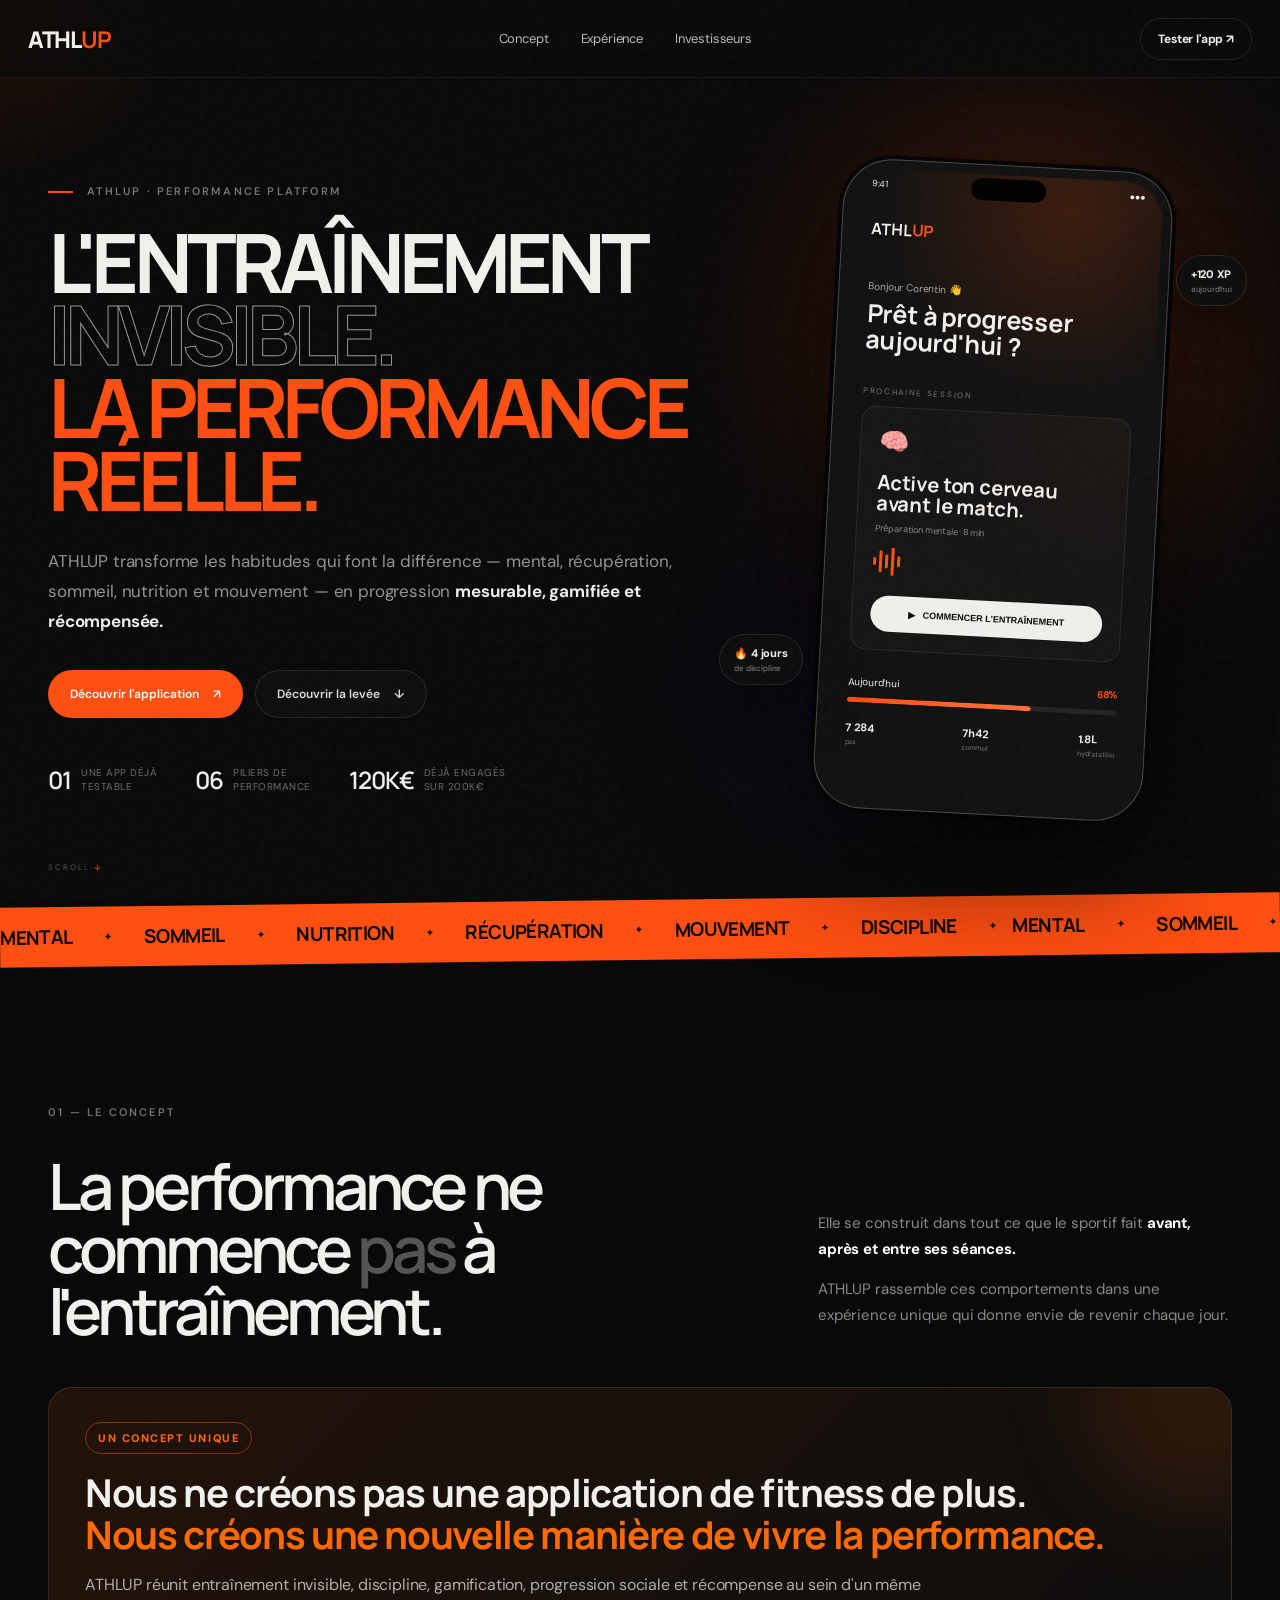
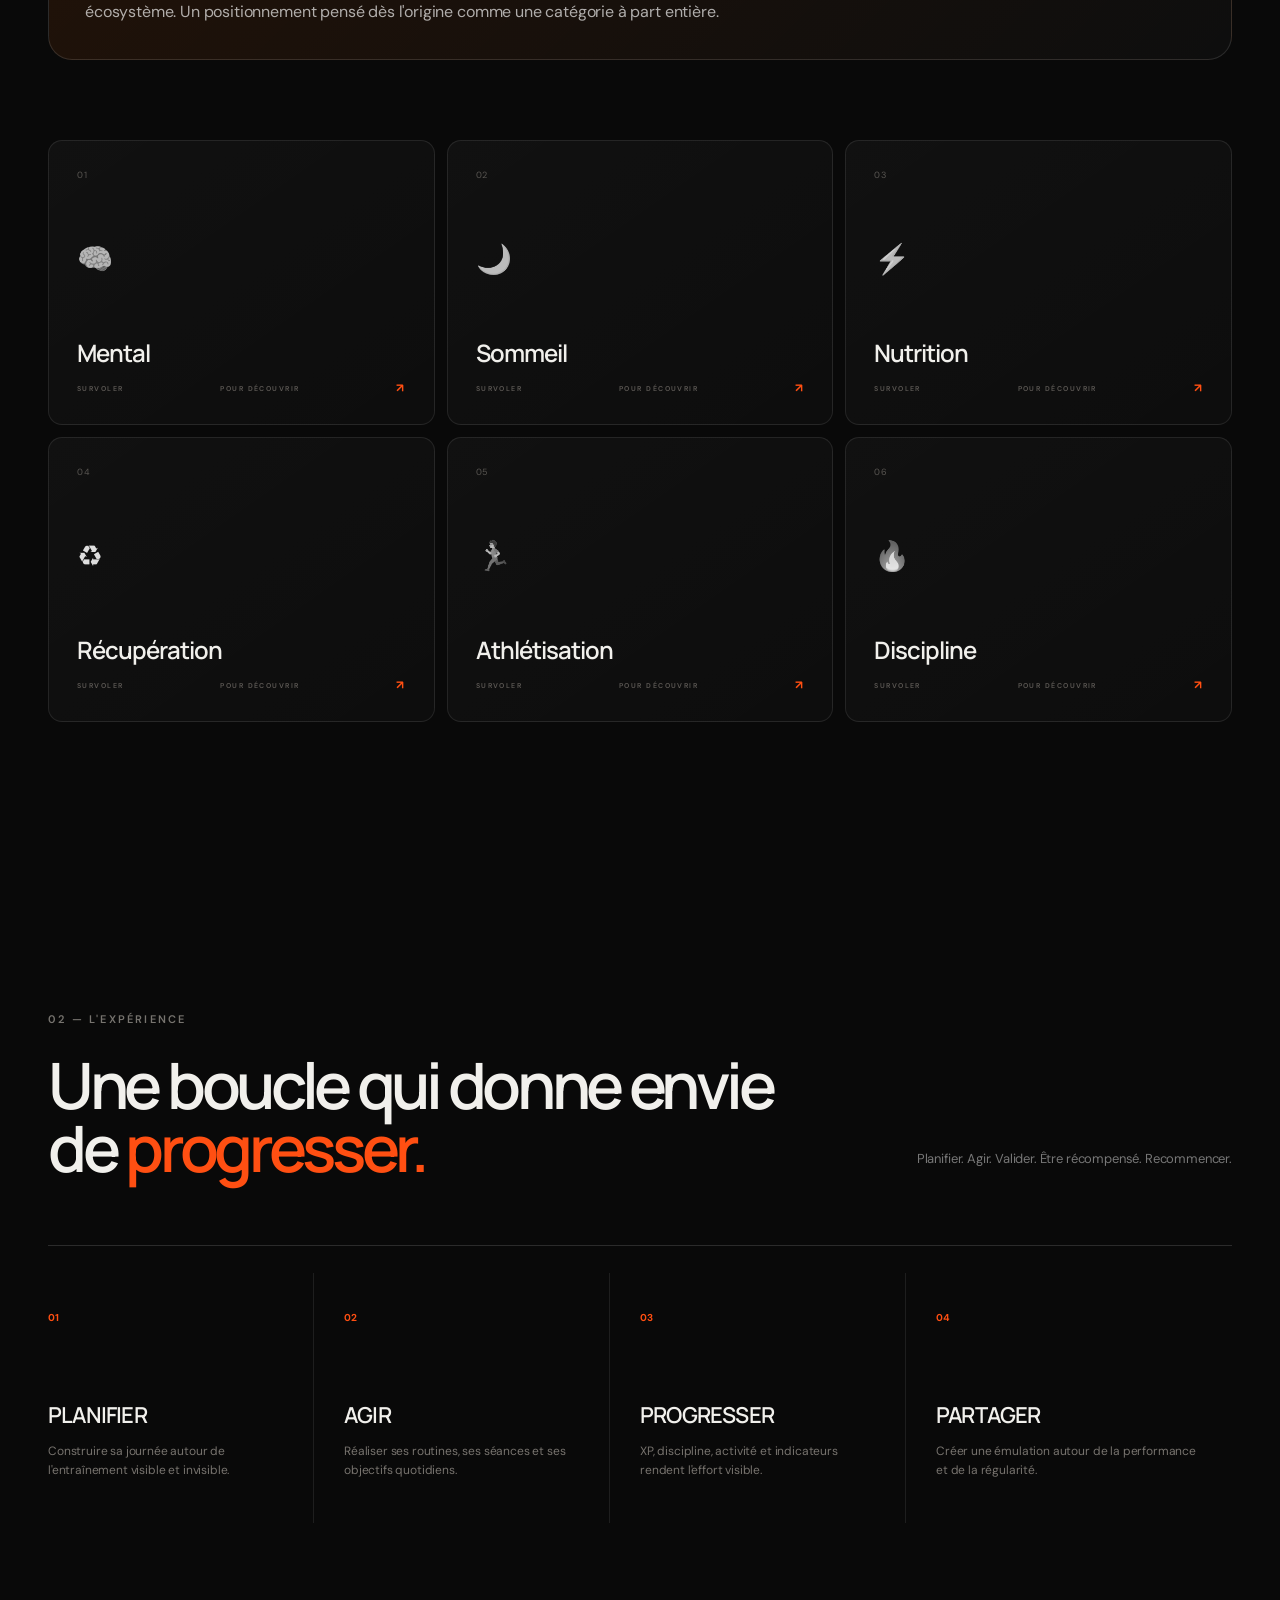
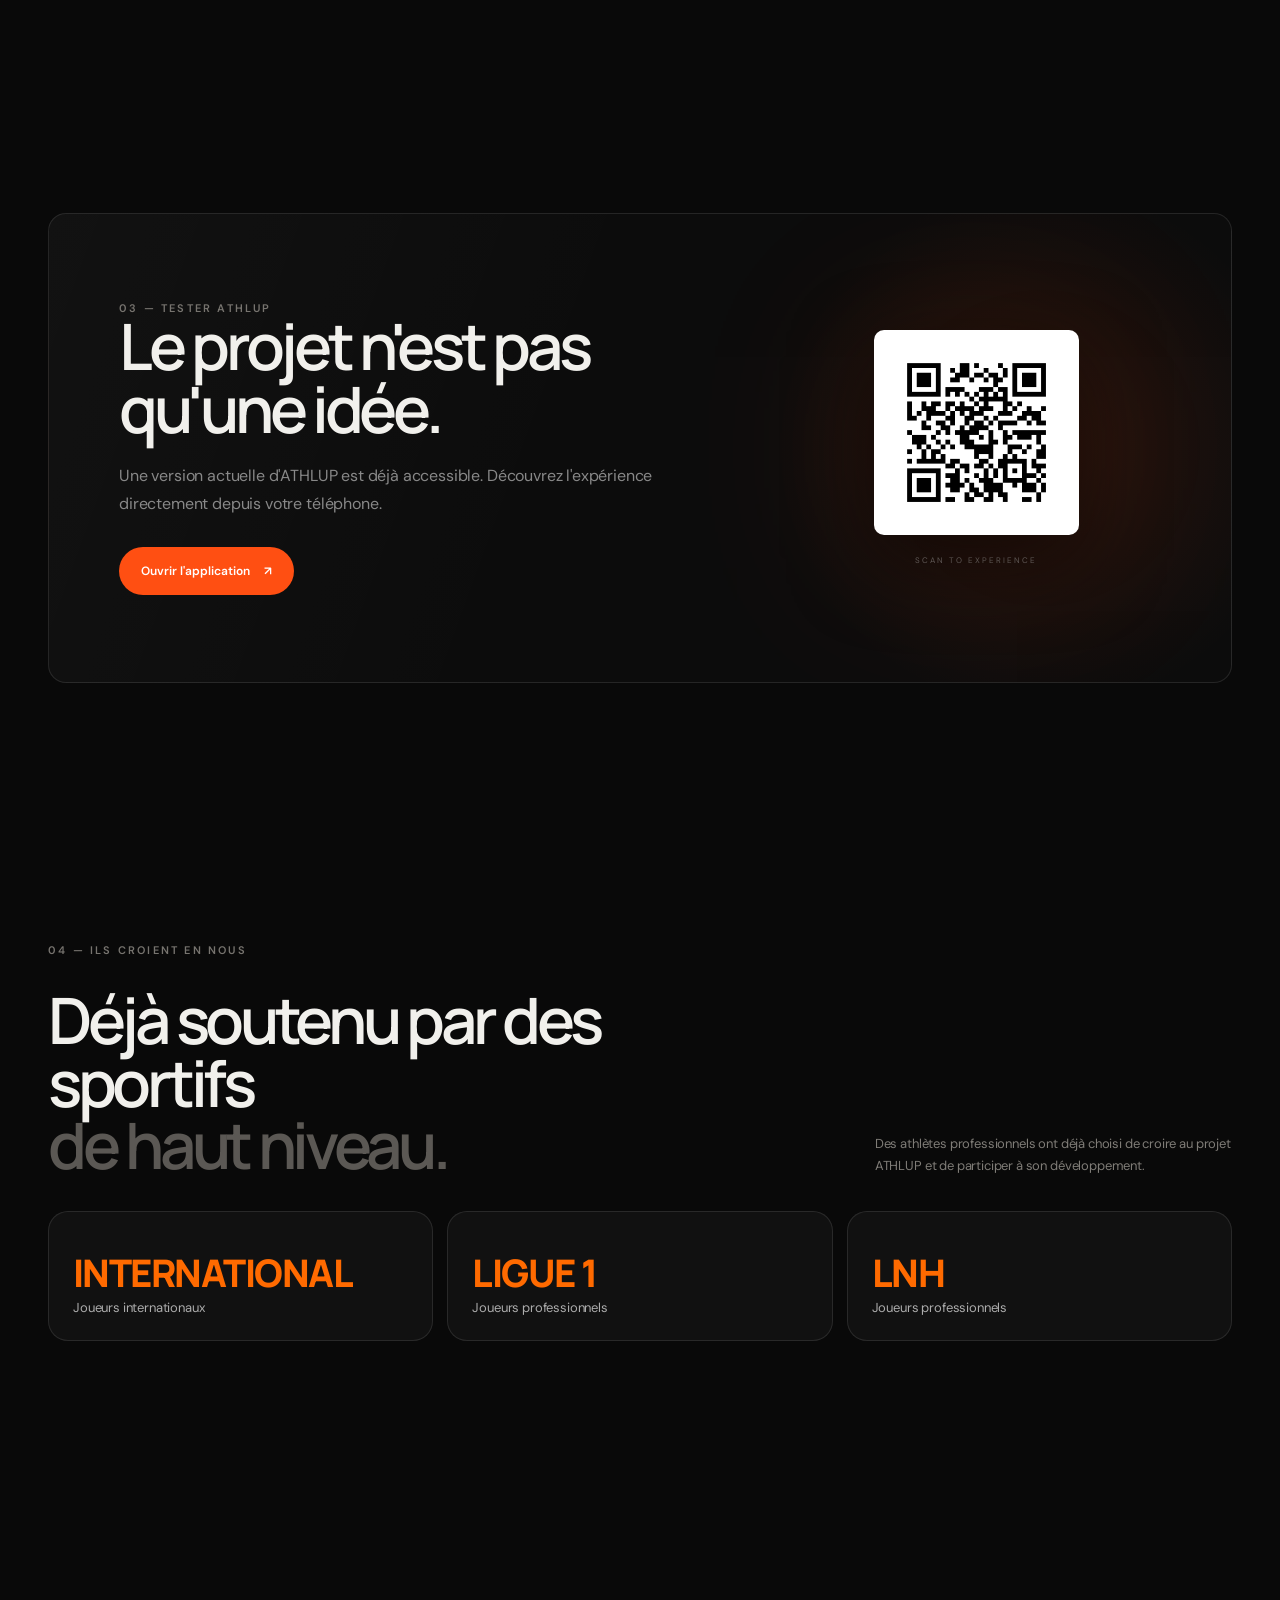
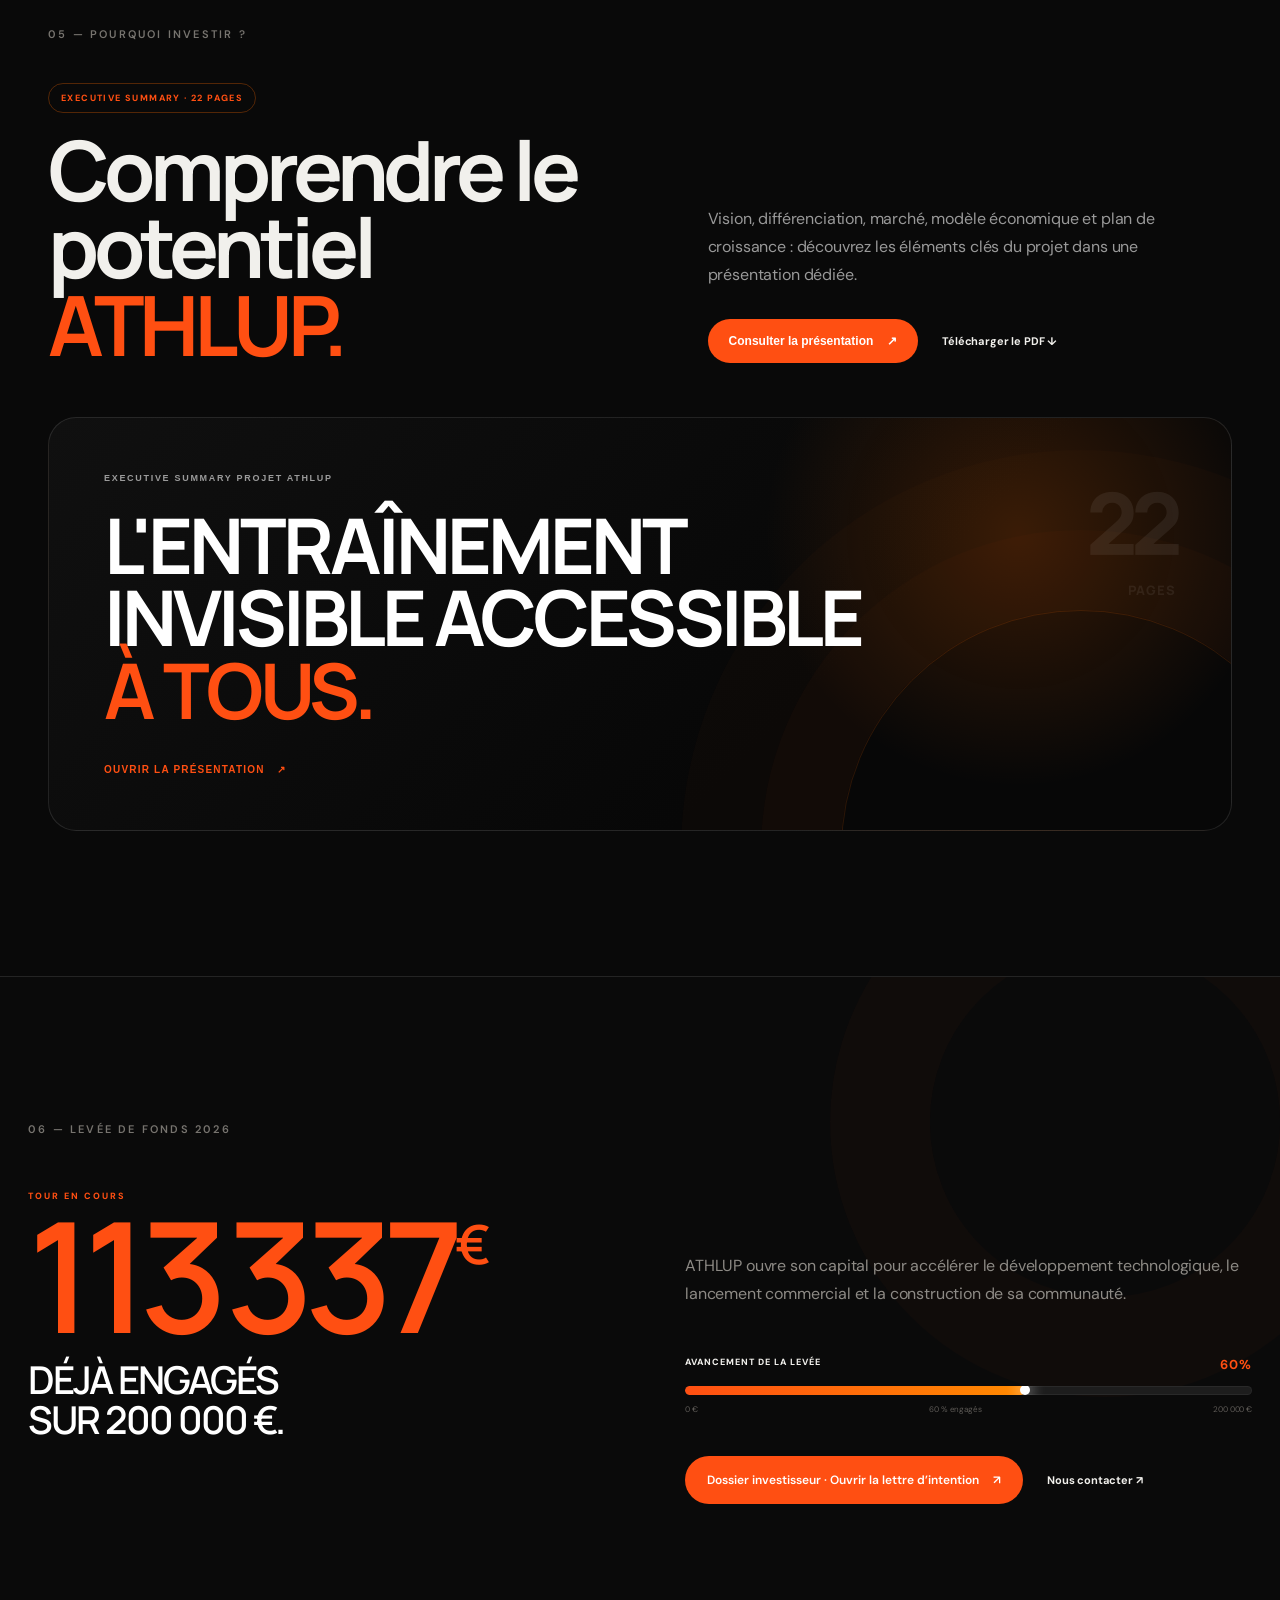
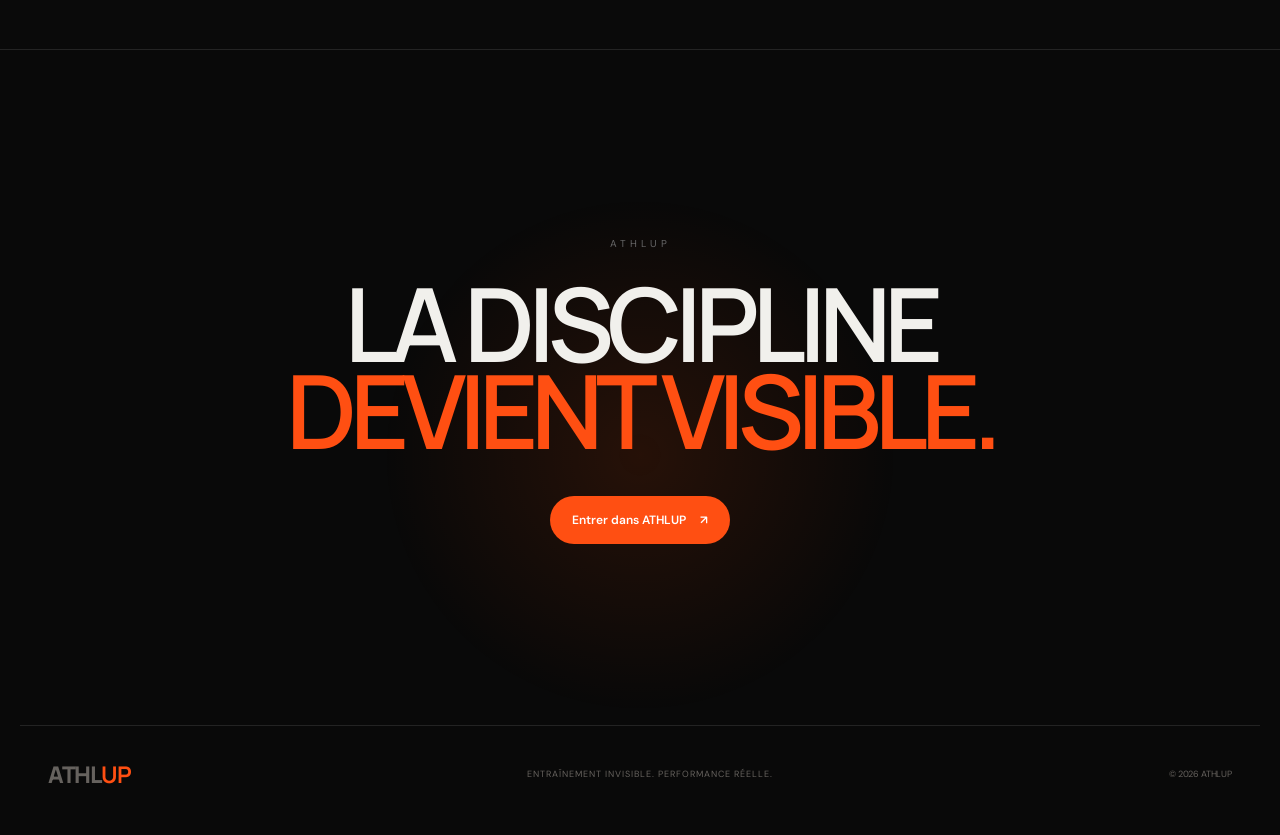
<file: index.html>
<!doctype html>
<html lang="fr">
<head>
  <meta charset="utf-8">
  <meta name="viewport" content="width=device-width, initial-scale=1">
  <meta name="theme-color" content="#080808">
  <title>ATHLUP — L'entraînement invisible</title>
  <meta name="description" content="ATHLUP transforme la discipline quotidienne en progression mesurable, gamifiée et récompensée.">
  <link rel="preconnect" href="https://fonts.googleapis.com">
  <link rel="preconnect" href="https://fonts.gstatic.com" crossorigin>
  <link href="https://fonts.googleapis.com/css2?family=DM+Sans:opsz,wght@9..40,400;9..40,500;9..40,600&family=Manrope:wght@500;600;700;800&display=swap" rel="stylesheet">
  <link rel="stylesheet" href="./style.css">
</head>
<body>
  <div class="noise"></div>
  <div class="cursor-glow" id="cursorGlow"></div>

  <header class="nav">
    <a class="brand" href="documents/ATHLUP-lettre-intention-investissement.pdf" download aria-label="ATHLUP">
      <span>ATHL</span><b>UP</b>
    </a>
    <nav class="nav-links">
      <a href="#concept">Concept</a>
      <a href="#experience">Expérience</a>
      <a href="#invest">Investisseurs</a>
    </nav>
    <a class="nav-cta" href="https://athlup-demo.vercel.app/" target="_blank" rel="noopener">Tester l'app <span>↗</span></a>
  </header>

  <main id="top">
    <section class="hero">
      <div class="hero-orb orb-one"></div>
      <div class="hero-orb orb-two"></div>
      <div class="hero-copy reveal">
        <div class="eyebrow"><span></span> ATHLUP · PERFORMANCE PLATFORM</div>
        <h1>
          L'ENTRAÎNEMENT<br>
          <span class="outline">INVISIBLE.</span><br>
          <span class="accent">LA PERFORMANCE RÉELLE.</span>
        </h1>
        <p class="hero-text">ATHLUP transforme les habitudes qui font la différence — mental, récupération, sommeil, nutrition et mouvement — en progression <strong>mesurable, gamifiée et récompensée.</strong></p>
        <div class="hero-actions">
          <a class="btn btn-primary magnetic" href="https://athlup-demo.vercel.app/" target="_blank" rel="noopener">Découvrir l'application <span>↗</span></a>
          <a class="btn btn-ghost" href="#invest">Découvrir la levée <span>↓</span></a>
        </div>
        <div class="micro-proof">
          <div><strong>01</strong><span>Une app déjà<br>testable</span></div>
          <div><strong>06</strong><span>Piliers de<br>performance</span></div>
          <div><strong>120K€</strong><span>déjà engagés<br>sur 200K€</span></div>
        </div>
      </div>

      <div class="hero-device reveal delay-1">
        <div class="floating-chip chip-one">+120 XP <small>aujourd'hui</small></div>
        <div class="floating-chip chip-two">🔥 4 jours <small>de discipline</small></div>
        <div class="phone">
          <div class="phone-top"><span>9:41</span><i></i><span>●●●</span></div>
          <div class="phone-content">
            <div class="app-brand">ATHL<span>UP</span></div>
            <p class="hello">Bonjour Corentin 👋</p>
            <h3>Prêt à progresser<br>aujourd'hui ?</h3>
            <div class="session-label">PROCHAINE SESSION</div>
            <div class="session-card">
              <div class="session-icon">🧠</div>
              <div>
                <h4>Active ton cerveau<br>avant le match.</h4>
                <p>Préparation mentale · 8 min</p>
              </div>
              <div class="audio-bars"><i></i><i></i><i></i><i></i><i></i></div>
              <button>▶ &nbsp; COMMENCER L'ENTRAÎNEMENT</button>
            </div>
            <div class="today">
              <span>Aujourd'hui</span>
              <b>68%</b>
            </div>
            <div class="mini-progress"><i></i></div>
            <div class="stats-row"><span>7 284<small>pas</small></span><span>7h42<small>sommeil</small></span><span>1.8L<small>hydratation</small></span></div>
          </div>
        </div>
      </div>

      <div class="scroll-hint">SCROLL <span>↓</span></div>
    </section>

    <section class="word-stream" aria-label="Piliers ATHLUP">
      <div class="marquee">
        <div class="marquee-track">
          <div class="marquee-group">
            <span>MENTAL</span><i>✦</i><span>SOMMEIL</span><i>✦</i><span>NUTRITION</span><i>✦</i><span>RÉCUPÉRATION</span><i>✦</i><span>MOUVEMENT</span><i>✦</i><span>DISCIPLINE</span><i>✦</i>
          </div>
          <div class="marquee-group" aria-hidden="true">
            <span>MENTAL</span><i>✦</i><span>SOMMEIL</span><i>✦</i><span>NUTRITION</span><i>✦</i><span>RÉCUPÉRATION</span><i>✦</i><span>MOUVEMENT</span><i>✦</i><span>DISCIPLINE</span><i>✦</i>
          </div>
          <div class="marquee-group" aria-hidden="true">
            <span>MENTAL</span><i>✦</i><span>SOMMEIL</span><i>✦</i><span>NUTRITION</span><i>✦</i><span>RÉCUPÉRATION</span><i>✦</i><span>MOUVEMENT</span><i>✦</i><span>DISCIPLINE</span><i>✦</i>
          </div>
        </div>
      </div>
    </section>

    <section class="manifesto section" id="concept">
      <div class="section-kicker reveal">01 — LE CONCEPT</div>
      <div class="manifesto-grid">
        <h2 class="reveal">La performance ne commence <span>pas</span> à l'entraînement.</h2>
        <div class="manifesto-copy reveal delay-1">
          <p>Elle se construit dans tout ce que le sportif fait <strong>avant, après et entre ses séances.</strong></p>
          <p>ATHLUP rassemble ces comportements dans une expérience unique qui donne envie de revenir chaque jour.</p>
        </div>
      </div>

      <div class="unique-concept reveal">
        <span class="unique-tag">UN CONCEPT UNIQUE</span>
        <h3>Nous ne créons pas une application de fitness de plus.<br><strong>Nous créons une nouvelle manière de vivre la performance.</strong></h3>
        <p>ATHLUP réunit entraînement invisible, discipline, gamification, progression sociale et récompense au sein d'un même écosystème. Un positionnement pensé dès l'origine comme une catégorie à part entière.</p>
      </div>

      <div class="mobile-flip-guide" aria-hidden="true"><span>↻</span> Touchez une carte pour la retourner</div>

      <div class="pillars flip-grid">
        <article class="pillar flip-card reveal" tabindex="0">
          <div class="flip-card-inner">
            <div class="flip-face flip-front">
              <em>01</em>
              <span class="pillar-icon">🧠</span>
              <div class="front-bottom">
                <h3>Mental</h3>
                <small><span class="desktop-hint">SURVOLER</span><span class="mobile-hint">TOUCHER</span> POUR DÉCOUVRIR <b>↗</b></small>
              </div>
            </div>
            <div class="flip-face flip-back">
              <div class="back-top"><em>01</em><span>Mental</span></div>
              <p>Focus, visualisation, préparation et maîtrise émotionnelle.</p>
              <div class="back-mark">🧠</div>
            </div>
          </div>
        </article>
        <article class="pillar flip-card reveal" tabindex="0">
          <div class="flip-card-inner">
            <div class="flip-face flip-front">
              <em>02</em>
              <span class="pillar-icon">🌙</span>
              <div class="front-bottom">
                <h3>Sommeil</h3>
                <small><span class="desktop-hint">SURVOLER</span><span class="mobile-hint">TOUCHER</span> POUR DÉCOUVRIR <b>↗</b></small>
              </div>
            </div>
            <div class="flip-face flip-back">
              <div class="back-top"><em>02</em><span>Sommeil</span></div>
              <p>Optimiser son sommeil pour soutenir réellement la récupération.</p>
              <div class="back-mark">🌙</div>
            </div>
          </div>
        </article>
        <article class="pillar flip-card reveal" tabindex="0">
          <div class="flip-card-inner">
            <div class="flip-face flip-front">
              <em>03</em>
              <span class="pillar-icon">⚡</span>
              <div class="front-bottom">
                <h3>Nutrition</h3>
                <small><span class="desktop-hint">SURVOLER</span><span class="mobile-hint">TOUCHER</span> POUR DÉCOUVRIR <b>↗</b></small>
              </div>
            </div>
            <div class="flip-face flip-back">
              <div class="back-top"><em>03</em><span>Nutrition</span></div>
              <p>Créer des habitudes simples qui accompagnent l'effort.</p>
              <div class="back-mark">⚡</div>
            </div>
          </div>
        </article>
        <article class="pillar flip-card reveal" tabindex="0">
          <div class="flip-card-inner">
            <div class="flip-face flip-front">
              <em>04</em>
              <span class="pillar-icon">♻</span>
              <div class="front-bottom">
                <h3>Récupération</h3>
                <small><span class="desktop-hint">SURVOLER</span><span class="mobile-hint">TOUCHER</span> POUR DÉCOUVRIR <b>↗</b></small>
              </div>
            </div>
            <div class="flip-face flip-back">
              <div class="back-top"><em>04</em><span>Récupération</span></div>
              <p>Stratégie de récupération pour performer durablement tout au long de la saison.</p>
              <div class="back-mark">♻</div>
            </div>
          </div>
        </article>
        <article class="pillar flip-card reveal" tabindex="0">
          <div class="flip-card-inner">
            <div class="flip-face flip-front">
              <em>05</em>
              <span class="pillar-icon">🏃</span>
              <div class="front-bottom">
                <h3>Athlétisation</h3>
                <small><span class="desktop-hint">SURVOLER</span><span class="mobile-hint">TOUCHER</span> POUR DÉCOUVRIR <b>↗</b></small>
              </div>
            </div>
            <div class="flip-face flip-back">
              <div class="back-top"><em>05</em><span>Athlétisation</span></div>
              <p>Développer les qualités physiques au service de la performance.</p>
              <div class="back-mark">🏃</div>
            </div>
          </div>
        </article>
        <article class="pillar flip-card reveal" tabindex="0">
          <div class="flip-card-inner">
            <div class="flip-face flip-front">
              <em>06</em>
              <span class="pillar-icon">🔥</span>
              <div class="front-bottom">
                <h3>Discipline</h3>
                <small><span class="desktop-hint">SURVOLER</span><span class="mobile-hint">TOUCHER</span> POUR DÉCOUVRIR <b>↗</b></small>
              </div>
            </div>
            <div class="flip-face flip-back">
              <div class="back-top"><em>06</em><span>Discipline</span></div>
              <p>Transformer la constance en progression visible et gratifiante.</p>
              <div class="back-mark">🔥</div>
            </div>
          </div>
        </article>
      </div>
    </section>

    <section class="experience section" id="experience">
      <div class="section-kicker reveal">02 — L'EXPÉRIENCE</div>
      <div class="experience-head">
        <h2 class="reveal">Une boucle qui donne envie<br>de <span class="accent">progresser.</span></h2>
        <p class="reveal delay-1">Planifier. Agir. Valider. Être récompensé. Recommencer.</p>
      </div>

      <div class="steps">
        <div class="step reveal"><b>01</b><h3>PLANIFIER</h3><p>Construire sa journée autour de l'entraînement visible et invisible.</p><span>→</span></div>
        <div class="step reveal delay-1"><b>02</b><h3>AGIR</h3><p>Réaliser ses routines, ses séances et ses objectifs quotidiens.</p><span>→</span></div>
        <div class="step reveal delay-2"><b>03</b><h3>PROGRESSER</h3><p>XP, discipline, activité et indicateurs rendent l'effort visible.</p><span>→</span></div>
        <div class="step reveal delay-3"><b>04</b><h3>PARTAGER</h3><p>Créer une émulation autour de la performance et de la régularité.</p></div>
      </div>
    </section>

    <section class="try-app section">
      <div class="try-card reveal">
        <div>
          <div class="section-kicker">03 — TESTER ATHLUP</div>
          <h2>Le projet n'est pas<br>qu'une idée.</h2>
          <p>Une version actuelle d'ATHLUP est déjà accessible. Découvrez l'expérience directement depuis votre téléphone.</p>
          <a class="btn btn-primary magnetic" href="https://athlup-demo.vercel.app/" target="_blank" rel="noopener">Ouvrir l'application <span>↗</span></a>
        </div>
        <div class="qr-wrap">
          <div class="qr-glow"></div>
          <img src="./qr-athlup-app.png" alt="QR code vers l'application ATHLUP">
          <span>SCAN TO EXPERIENCE</span>
        </div>
      </div>
    </section>


    <section class="believers section" id="believers">
      <div class="section-kicker reveal">04 — ILS CROIENT EN NOUS</div>
      <div class="believers-head">
        <h2 class="reveal">Déjà soutenu par des sportifs<br><span>de haut niveau.</span></h2>
        <p class="reveal delay-1">Des athlètes professionnels ont déjà choisi de croire au projet ATHLUP et de participer à son développement.</p>
      </div>

      <div class="athlete-proof reveal">
        <div><strong>INTERNATIONAL</strong><span>Joueurs internationaux</span></div>
        <div><strong>LIGUE 1</strong><span>Joueurs professionnels</span></div>
        <div><strong>LNH</strong><span>Joueurs professionnels</span></div>
      </div>

      
    </section>

    <section class="executive section" id="executive-summary">
      <div class="section-kicker reveal">05 — POURQUOI INVESTIR ?</div>
      <div class="executive-head">
        <div class="reveal">
          <span class="executive-badge">EXECUTIVE SUMMARY · 22 PAGES</span>
          <h2>Comprendre le potentiel<br><span class="accent">ATHLUP.</span></h2>
        </div>
        <div class="executive-intro reveal delay-1">
          <p>Vision, différenciation, marché, modèle économique et plan de croissance : découvrez les éléments clés du projet dans une présentation dédiée.</p>
          <div class="executive-actions">
            <button class="btn btn-primary magnetic" type="button" id="openExecutive">Consulter la présentation <span>↗</span></button>
            <a class="text-link" href="/documents/ATHLUP-Executive-Summary.pdf" download>Télécharger le PDF <span>↓</span></a>
          </div>
        </div>
      </div>
      <button class="executive-preview reveal" type="button" id="openExecutivePreview" aria-label="Ouvrir l'Executive Summary ATHLUP">
        <div class="preview-number">22<span>pages</span></div>
        <div class="preview-copy">
          <small>EXECUTIVE SUMMARY PROJET ATHLUP</small>
          <strong>L'ENTRAÎNEMENT<br>INVISIBLE ACCESSIBLE<br><em>À TOUS.</em></strong>
          <span>OUVRIR LA PRÉSENTATION &nbsp; ↗</span>
        </div>
        <div class="preview-orbit"></div>
      </button>
    </section>

    <div class="pdf-modal" id="executiveModal" aria-hidden="true">
      <div class="pdf-modal-backdrop" data-close-executive></div>
      <div class="pdf-modal-panel" role="dialog" aria-modal="true" aria-labelledby="executiveTitle">
        <div class="pdf-modal-top">
          <div><small>ATHLUP · INVESTISSEURS</small><strong id="executiveTitle">Executive Summary</strong></div>
          <div class="pdf-modal-actions">
            <a href="/documents/ATHLUP-Executive-Summary.pdf" download>Télécharger <span>↓</span></a>
            <button type="button" data-close-executive aria-label="Fermer">×</button>
          </div>
        </div>
        <iframe src="/documents/ATHLUP-Executive-Summary.pdf#view=FitH" title="Executive Summary ATHLUP"></iframe>
        <div class="pdf-mobile-fallback">
          <p>Si votre navigateur mobile n'affiche pas le document ici, ouvrez-le directement.</p>
          <a class="btn btn-primary" href="/documents/ATHLUP-Executive-Summary.pdf" target="_blank" rel="noopener">Ouvrir le PDF <span>↗</span></a>
        </div>
      </div>
    </div>

    <section class="invest section" id="invest">
      <div class="invest-bg"></div>
      <div class="section-kicker reveal">06 — LEVÉE DE FONDS 2026</div>
      <div class="invest-grid">
        <div class="invest-copy reveal">
          <p class="invest-label">TOUR EN COURS</p>
          <h2 class="amount-head"><span class="counter" data-target="120000" data-format="money">120 000</span><sup>€</sup><br><small>DÉJÀ ENGAGÉS<br>SUR 200 000 €.</small></h2>
        </div>
        <div class="invest-detail reveal delay-1">
          <p>ATHLUP ouvre son capital pour accélérer le développement technologique, le lancement commercial et la construction de sa communauté.</p>
          <div class="progress-meta"><span>AVANCEMENT DE LA LEVÉE</span><b id="progressText">60%</b></div>
          <div class="fund-progress"><div class="fund-fill" data-progress="60"><span></span></div></div>
          <div class="progress-scale"><span>0 €</span><span>60 % engagés</span><span>200 000 €</span></div>
          <div class="invest-actions">
            <a class="btn btn-primary magnetic" href="documents/ATHLUP-lettre-intention-investissement.pdf" target="_blank" rel="noopener">Dossier investisseur · Ouvrir la lettre d’intention <span>↗</span></a>
            <a class="text-link" href="mailto:contact@athlup.com">Nous contacter <span>↗</span></a>
          </div>
        </div>
      </div>
    </section>

    <section class="final-cta">
      <div class="reveal">
        <span>ATHLUP</span>
        <h2>LA DISCIPLINE<br><i>DEVIENT VISIBLE.</i></h2>
        <a class="btn btn-primary magnetic" href="https://athlup-demo.vercel.app/" target="_blank" rel="noopener">Entrer dans ATHLUP <span>↗</span></a>
      </div>
    </section>
  </main>

  <footer>
    <a class="brand" href="#top"><span>ATHL</span><b>UP</b></a>
    <p>Entraînement invisible. Performance réelle.</p>
    <span>© 2026 ATHLUP</span>
  </footer>

  <script src="./script.js?v=16"></script>
</body>
</html>
</file>
<file: style.css>
:root{
  --bg:#080808;--panel:#101010;--panel2:#151515;--text:#f5f3ef;--muted:#a4a19b;
  --orange:#ff4d00;--orange2:#ff7a00;--line:rgba(255,255,255,.12);--max:1240px
}
*{box-sizing:border-box}html{scroll-behavior:smooth}body{margin:0;background:var(--bg);color:var(--text);font-family:Inter,Arial,sans-serif;overflow-x:hidden}
a{color:inherit;text-decoration:none}.noise{position:fixed;inset:0;pointer-events:none;z-index:20;opacity:.035;background-image:url("data:image/svg+xml,%3Csvg viewBox='0 0 180 180' xmlns='http://www.w3.org/2000/svg'%3E%3Cfilter id='n'%3E%3CfeTurbulence type='fractalNoise' baseFrequency='.9' numOctaves='4' stitchTiles='stitch'/%3E%3C/filter%3E%3Crect width='100%25' height='100%25' filter='url(%23n)' opacity='.8'/%3E%3C/svg%3E")}
.cursor-glow{position:fixed;width:420px;height:420px;border-radius:50%;pointer-events:none;z-index:-1;background:radial-gradient(circle,rgba(255,77,0,.11),transparent 65%);transform:translate(-50%,-50%);transition:opacity .3s}
.nav{height:78px;position:fixed;top:0;left:0;right:0;z-index:15;display:flex;align-items:center;justify-content:space-between;padding:0 max(28px,calc((100vw - var(--max))/2));background:rgba(8,8,8,.64);backdrop-filter:blur(18px);border-bottom:1px solid rgba(255,255,255,.06)}
.brand{font-family:"Space Grotesk";font-size:23px;font-weight:700;letter-spacing:-1px}.brand b{color:var(--orange)}.nav-links{display:flex;gap:32px;font-size:13px;color:#bbb}.nav-links a:hover{color:white}.nav-cta{font-size:12px;font-weight:700;border:1px solid var(--line);padding:12px 17px;border-radius:99px}.nav-cta:hover{border-color:var(--orange);color:var(--orange)}
.hero{min-height:100vh;max-width:var(--max);margin:auto;padding:150px 28px 70px;display:grid;grid-template-columns:1.15fr .85fr;align-items:center;gap:60px;position:relative}
.hero-copy,.hero-device{position:relative;z-index:2}.eyebrow,.section-kicker{font-size:11px;font-weight:700;letter-spacing:2.5px;color:#a7a39e}.eyebrow span{display:inline-block;width:25px;height:2px;background:var(--orange);vertical-align:middle;margin-right:9px}
.hero h1{font-family:"Space Grotesk";font-size:clamp(54px,6.4vw,94px);line-height:.9;letter-spacing:-5px;margin:28px 0 30px;font-weight:700}.hero h1 .outline{-webkit-text-stroke:1px rgba(255,255,255,.75);color:transparent}.accent{color:var(--orange)}
.hero-text{font-size:17px;line-height:1.75;color:#aaa;max-width:650px}.hero-text strong{color:#eee}.hero-actions{display:flex;gap:12px;margin:34px 0 45px;flex-wrap:wrap}
.btn{display:inline-flex;align-items:center;justify-content:center;gap:14px;padding:16px 22px;border-radius:6px;font-size:12px;font-weight:800;letter-spacing:.3px;border:1px solid transparent;transition:.25s ease;cursor:pointer}.btn-primary{background:var(--orange);color:white;box-shadow:0 12px 45px rgba(255,77,0,.18)}.btn-primary:hover{background:#ff6325;transform:translateY(-2px)}.btn-ghost{border-color:var(--line);color:#ddd}.btn-ghost:hover{border-color:#777}.btn-disabled{background:#242424;color:#777;border-color:#333;cursor:not-allowed}
.micro-proof{display:flex;gap:38px}.micro-proof div{display:flex;align-items:center;gap:10px}.micro-proof strong{font-family:"Space Grotesk";font-size:24px}.micro-proof span{font-size:10px;color:#777;line-height:1.35;text-transform:uppercase;letter-spacing:.7px}
.hero-device{display:flex;justify-content:center}.phone{width:330px;height:650px;border:1px solid rgba(255,255,255,.2);border-radius:48px;padding:11px;background:linear-gradient(145deg,#222,#070707 50%);box-shadow:0 50px 110px rgba(0,0,0,.65),0 0 0 5px #050505;transform:rotate(3deg);transition:transform .5s ease}.phone:hover{transform:rotate(0) translateY(-8px)}
.phone:before{content:"";position:absolute;inset:9px;border-radius:39px;background:radial-gradient(circle at 70% 5%,rgba(255,77,0,.18),transparent 30%);pointer-events:none}.phone-top{height:34px;padding:7px 16px;display:flex;justify-content:space-between;font-size:9px;position:relative;z-index:2}.phone-top i{width:75px;height:22px;background:#000;border-radius:20px;position:absolute;left:50%;top:2px;transform:translateX(-50%)}
.phone-content{padding:13px 18px;position:relative;z-index:2}.app-brand{font-family:"Space Grotesk";font-weight:700;font-size:16px;margin-bottom:40px}.app-brand span{color:var(--orange)}.hello{font-size:10px;color:#aaa;margin:0 0 8px}.phone h3{font-family:"Space Grotesk";font-size:25px;line-height:1.05;margin:0 0 32px}.session-label{font-size:8px;letter-spacing:1.7px;color:#777;margin-bottom:10px}.session-card{position:relative;background:linear-gradient(145deg,#1d1d1d,#101010);border:1px solid rgba(255,77,0,.28);border-radius:20px;padding:18px;overflow:hidden}.session-card:before{content:"";position:absolute;width:140px;height:140px;background:var(--orange);filter:blur(80px);opacity:.13;right:-40px;top:-60px}.session-icon{font-size:24px;margin-bottom:15px}.session-card h4{font-family:"Space Grotesk";font-size:20px;line-height:1.05;margin:0 0 7px}.session-card p{font-size:9px;color:#888}.session-card button{width:100%;margin-top:19px;padding:13px 8px;border:0;border-radius:8px;background:var(--orange);color:#fff;font-size:9px;font-weight:800}.audio-bars{height:30px;display:flex;gap:3px;align-items:center;margin-top:12px}.audio-bars i{display:block;width:3px;background:var(--orange);border-radius:3px;animation:bars 1.1s infinite ease-in-out}.audio-bars i:nth-child(1){height:8px}.audio-bars i:nth-child(2){height:22px;animation-delay:.15s}.audio-bars i:nth-child(3){height:14px;animation-delay:.3s}.audio-bars i:nth-child(4){height:28px;animation-delay:.45s}.audio-bars i:nth-child(5){height:11px;animation-delay:.6s}@keyframes bars{50%{transform:scaleY(.45);opacity:.55}}
.today{display:flex;justify-content:space-between;margin-top:26px;font-size:10px}.today b{color:var(--orange)}.mini-progress{height:5px;background:#242424;border-radius:10px;margin:9px 0 18px;overflow:hidden}.mini-progress i{display:block;width:68%;height:100%;background:linear-gradient(90deg,var(--orange),var(--orange2));border-radius:10px}.stats-row{display:flex;justify-content:space-between}.stats-row span{font-size:11px;font-weight:700}.stats-row small{display:block;font-size:7px;color:#666;font-weight:500;margin-top:3px}
.floating-chip{position:absolute;background:rgba(20,20,20,.82);border:1px solid var(--line);backdrop-filter:blur(10px);padding:11px 14px;border-radius:12px;font-size:11px;font-weight:800;z-index:4;box-shadow:0 15px 45px rgba(0,0,0,.35);animation:float 4s ease-in-out infinite}.floating-chip small{display:block;color:#777;font-size:8px;font-weight:500;margin-top:3px}.chip-one{right:-15px;top:90px}.chip-two{left:-35px;bottom:130px;animation-delay:1.5s}@keyframes float{50%{transform:translateY(-10px)}}
.hero-orb{position:absolute;border-radius:50%;filter:blur(90px);opacity:.22;pointer-events:none}.orb-one{width:420px;height:420px;background:var(--orange);right:30px;top:120px}.orb-two{width:260px;height:260px;background:#6931ff;right:280px;bottom:80px;opacity:.08}.scroll-hint{position:absolute;bottom:28px;left:28px;font-size:8px;letter-spacing:2px;color:#555}.scroll-hint span{color:var(--orange)}
.word-stream{border-top:1px solid var(--line);border-bottom:1px solid var(--line);overflow:hidden;transform:rotate(-1deg);background:var(--orange);color:#090909}.marquee{width:100%;overflow:hidden}.marquee-track{display:flex;width:max-content;gap:28px;align-items:center;padding:18px 0;animation:marquee 24s linear infinite;font-family:"Space Grotesk";font-weight:700;font-size:22px;letter-spacing:-.5px}.marquee-track i{font-style:normal;font-size:12px}@keyframes marquee{to{transform:translateX(-50%)}}
.section{max-width:var(--max);margin:auto;padding:130px 28px}.manifesto-grid{display:grid;grid-template-columns:1.25fr .75fr;gap:80px;margin-top:28px;align-items:end}.manifesto h2,.experience h2,.try-card h2{font-family:"Space Grotesk";font-size:clamp(42px,5vw,70px);line-height:.98;letter-spacing:-3px;margin:0}.manifesto h2 span{color:#555}.manifesto-copy{font-size:16px;color:#999;line-height:1.7}.manifesto-copy strong{color:white}
.pillars{display:grid;grid-template-columns:repeat(3,1fr);margin-top:75px;border-top:1px solid var(--line);border-left:1px solid var(--line)}.pillar{min-height:260px;padding:28px;border-right:1px solid var(--line);border-bottom:1px solid var(--line);position:relative;transition:.35s}.pillar:hover{background:#101010;transform:translateY(-4px)}.pillar em{font-size:9px;color:#555;font-style:normal}.pillar>span{display:block;font-size:27px;margin:40px 0 18px}.pillar h3{font-family:"Space Grotesk";font-size:22px;margin:0 0 10px}.pillar p{font-size:12px;color:#777;line-height:1.6;max-width:270px}
.experience{padding-top:70px}.experience-head{display:flex;justify-content:space-between;align-items:end;margin:28px 0 65px}.experience-head p{color:#777;font-size:13px}.steps{display:grid;grid-template-columns:repeat(4,1fr);border:1px solid var(--line)}.step{padding:32px;min-height:270px;border-right:1px solid var(--line);position:relative}.step:last-child{border-right:0}.step b{font-size:10px;color:var(--orange)}.step h3{font-family:"Space Grotesk";font-size:25px;margin:70px 0 12px}.step p{font-size:12px;color:#777;line-height:1.6}.step>span{position:absolute;right:20px;top:50%;font-size:20px;color:#333}.step:hover{background:linear-gradient(180deg,rgba(255,77,0,.07),transparent)}
.try-app{padding-top:50px}.try-card{min-height:470px;border:1px solid var(--line);border-radius:24px;padding:70px;display:grid;grid-template-columns:1fr .55fr;align-items:center;position:relative;overflow:hidden;background:radial-gradient(circle at 80% 50%,rgba(255,77,0,.12),transparent 35%),#0d0d0d}.try-card p{color:#888;line-height:1.7;max-width:570px;margin:22px 0 30px}.qr-wrap{justify-self:center;text-align:center;position:relative}.qr-wrap img{width:205px;height:205px;background:white;padding:14px;border-radius:14px;position:relative;z-index:2;box-shadow:0 20px 60px rgba(0,0,0,.4)}.qr-wrap span{display:block;font-size:8px;letter-spacing:2px;color:#777;margin-top:15px}.qr-glow{position:absolute;width:240px;height:240px;background:var(--orange);filter:blur(90px);opacity:.2;left:50%;top:50%;transform:translate(-50%,-50%)}
.invest{max-width:none;padding-left:max(28px,calc((100vw - var(--max))/2));padding-right:max(28px,calc((100vw - var(--max))/2));position:relative;overflow:hidden;background:#0b0b0b;border-top:1px solid var(--line);border-bottom:1px solid var(--line)}.invest-bg{position:absolute;width:550px;height:550px;border:100px solid rgba(255,77,0,.025);border-radius:50%;right:-100px;top:-130px}.invest-grid{display:grid;grid-template-columns:1fr 1fr;gap:90px;margin-top:45px;position:relative}.invest-label{font-size:9px;letter-spacing:2px;color:var(--orange);font-weight:800}.invest-copy h2{font-family:"Space Grotesk";font-size:clamp(90px,12vw,165px);line-height:.62;letter-spacing:-8px;margin:25px 0 0;color:var(--orange)}.invest-copy sup{font-size:.35em;vertical-align:top;letter-spacing:-2px}.invest-copy small{display:inline-block;color:white;font-size:.25em;line-height:1.05;letter-spacing:-2px;margin-top:38px}.invest-detail{padding-top:55px}.invest-detail>p{color:#999;line-height:1.75;max-width:560px}.progress-meta,.progress-scale{display:flex;justify-content:space-between}.progress-meta{margin-top:48px;font-size:9px;font-weight:800;letter-spacing:1px}.progress-meta b{color:var(--orange);font-size:13px}.fund-progress{height:14px;background:#242424;border-radius:20px;margin:13px 0 9px;overflow:hidden;box-shadow:inset 0 0 0 1px rgba(255,255,255,.05)}.fund-fill{height:100%;width:0;background:linear-gradient(90deg,var(--orange),#ff8a00);border-radius:20px;position:relative;box-shadow:0 0 30px rgba(255,77,0,.35)}.fund-fill span{position:absolute;right:0;top:50%;width:10px;height:10px;background:#fff;border-radius:50%;transform:translate(50%,-50%);box-shadow:0 0 15px white}.progress-scale{font-size:8px;color:#555}.invest-actions{display:flex;align-items:center;gap:24px;margin-top:42px;flex-wrap:wrap}.text-link{font-size:11px;font-weight:700}.text-link:hover{color:var(--orange)}
.final-cta{min-height:75vh;display:grid;place-items:center;text-align:center;padding:100px 28px;background:radial-gradient(circle at 50% 60%,rgba(255,77,0,.12),transparent 34%)}.final-cta>div>span{font-size:10px;letter-spacing:4px;color:#666}.final-cta h2{font-family:"Space Grotesk";font-size:clamp(55px,8vw,110px);line-height:.85;letter-spacing:-6px;margin:28px 0 42px}.final-cta h2 i{font-style:normal;color:var(--orange)}
footer{max-width:var(--max);margin:auto;padding:32px 28px 45px;display:flex;justify-content:space-between;align-items:center;border-top:1px solid var(--line);color:#666;font-size:9px}footer p{letter-spacing:1px;text-transform:uppercase}
.reveal{opacity:0;transform:translateY(35px);transition:opacity .8s cubic-bezier(.2,.7,.2,1),transform .8s cubic-bezier(.2,.7,.2,1)}.reveal.visible{opacity:1;transform:none}.delay-1{transition-delay:.12s}.delay-2{transition-delay:.22s}.delay-3{transition-delay:.32s}
@media(max-width:900px){.nav-links{display:none}.hero{grid-template-columns:1fr;padding-top:130px}.hero h1{letter-spacing:-3px}.hero-device{margin-top:30px}.manifesto-grid,.invest-grid,.try-card{grid-template-columns:1fr}.pillars{grid-template-columns:repeat(2,1fr)}.steps{grid-template-columns:repeat(2,1fr)}.step:nth-child(2){border-right:0}.try-card{padding:45px}.qr-wrap{margin-top:25px}.invest-detail{padding-top:0}.invest-copy h2{font-size:110px}.experience-head{display:block}.experience-head p{margin-top:20px}}
@media(max-width:600px){.nav{height:68px;padding:0 18px}.nav-cta{padding:10px 13px}.hero,.section{padding-left:18px;padding-right:18px}.hero{padding-top:115px;gap:25px}.hero h1{font-size:49px;letter-spacing:-2.8px}.hero-text{font-size:14px}.micro-proof{gap:17px;flex-wrap:wrap}.phone{width:290px;height:610px}.floating-chip{display:none}.pillars,.steps{grid-template-columns:1fr}.pillar,.step{border-right:1px solid var(--line)!important}.manifesto-grid{gap:30px}.manifesto h2,.experience h2,.try-card h2{font-size:42px;letter-spacing:-2px}.try-card{padding:35px 24px}.invest{padding-top:100px;padding-bottom:100px}.invest-copy h2{font-size:90px;letter-spacing:-5px}.invest-copy small{font-size:.3em;letter-spacing:-1px}.final-cta h2{letter-spacing:-3px}.word-stream{transform:none}footer{flex-direction:column;gap:14px;text-align:center}}
@media(prefers-reduced-motion:reduce){*{scroll-behavior:auto!important;animation:none!important;transition:none!important}.reveal{opacity:1;transform:none}.fund-fill{width:60%}}


/* =========================================================
   ATHLUP V4 — premium art direction
   Editorial sports-tech, quieter surfaces, stronger hierarchy
   ========================================================= */
:root{
  --bg:#090909;
  --panel:#0d0d0d;
  --panel2:#111111;
  --text:#f1f0ec;
  --muted:#8b8984;
  --orange:#ff4f12;
  --orange2:#ff7138;
  --line:rgba(255,255,255,.105);
}
body{font-family:"DM Sans",Arial,sans-serif;letter-spacing:-.01em}
.brand,.hero h1,.phone h3,.session-card h4,.manifesto h2,.experience h2,.try-card h2,
.pillar h3,.step h3,.invest-copy h2,.final-cta h2,.app-brand{
  font-family:"Manrope",Arial,sans-serif;
}
.nav{background:rgba(9,9,9,.78);border-bottom:1px solid rgba(255,255,255,.075)}
.brand{font-weight:800;letter-spacing:-1.3px}
.eyebrow,.section-kicker{font-weight:600;letter-spacing:2.2px;color:#77746f}
.hero h1{font-weight:700;letter-spacing:-5.8px;line-height:.89}
.hero h1 .outline{-webkit-text-stroke:1px rgba(241,240,236,.62)}
.hero-text{color:#96938e;font-weight:400}
.btn{border-radius:999px;padding:15px 21px;font-weight:600;letter-spacing:0}
.btn-primary{box-shadow:none}
.btn-primary:hover{box-shadow:0 10px 40px rgba(255,79,18,.16)}
.btn-ghost{background:rgba(255,255,255,.025)}
.micro-proof strong{font-family:"Manrope";font-weight:600;letter-spacing:-1px}
.micro-proof span{letter-spacing:.5px;color:#6f6c68}

/* Phone: product, not sci-fi mockup */
.phone{border:1px solid rgba(255,255,255,.24);background:#111;border-radius:49px;box-shadow:0 45px 120px rgba(0,0,0,.72),0 0 0 4px #050505}
.session-card{background:#151515;border:1px solid rgba(255,255,255,.09);border-radius:16px}
.session-card:before{opacity:.08}
.session-card button{border-radius:999px;background:#f0efeb;color:#0a0a0a}
.floating-chip{background:rgba(14,14,14,.88);border:1px solid rgba(255,255,255,.1);border-radius:999px;box-shadow:0 16px 55px rgba(0,0,0,.5)}

/* Seamless ticker */
.word-stream{transform:rotate(-.7deg);background:var(--orange);border:0}
.marquee-track{display:flex;width:max-content;gap:0;padding:0;animation:athlupTicker 28s linear infinite}
.marquee-group{display:flex;flex-shrink:0;align-items:center;gap:32px;padding:17px 16px 17px 0}
.marquee-group span{font-family:"Manrope";font-weight:700;font-size:19px;letter-spacing:-.6px;white-space:nowrap}
.marquee-group i{font-style:normal;font-size:9px}
@keyframes athlupTicker{from{transform:translateX(0)}to{transform:translateX(-33.333333%)}}

/* Editorial sections */
.section{padding-top:145px;padding-bottom:145px}
.manifesto-grid{margin-top:36px}
.manifesto h2,.experience h2,.try-card h2{font-weight:600;letter-spacing:-4.3px}
.manifesto-copy{color:#8b8984;font-size:15px}

/* Replace generic SaaS boxes with restrained editorial tiles */
.pillars{
  gap:12px;
  border:0;
  margin-top:80px;
}
.pillar{
  min-height:285px;
  border:1px solid rgba(255,255,255,.09)!important;
  border-radius:14px;
  padding:27px;
  background:linear-gradient(145deg,rgba(255,255,255,.028),rgba(255,255,255,.008));
  overflow:hidden;
}
.pillar:after{
  content:"";position:absolute;left:26px;right:26px;bottom:0;height:1px;
  background:var(--orange);transform:scaleX(0);transform-origin:left;transition:transform .45s ease;
}
.pillar:hover{background:#101010;transform:translateY(-3px);border-color:rgba(255,255,255,.17)!important}
.pillar:hover:after{transform:scaleX(1)}
.pillar>span{filter:grayscale(1);opacity:.86;font-size:24px}
.pillar h3{font-size:20px;font-weight:600;letter-spacing:-.7px}
.pillar p{color:#77736e}
.pillar em{color:#5d5a56}

/* Steps become a continuous timeline, not four cards */
.steps{
  border:0;
  gap:0;
  position:relative;
  padding-top:28px;
}
.steps:before{
  content:"";position:absolute;left:0;right:0;top:0;height:1px;background:rgba(255,255,255,.14)
}
.step{
  min-height:250px;
  border:0;
  border-right:1px solid rgba(255,255,255,.085);
  padding:32px 30px 24px 0;
  margin-right:30px;
}
.step:last-child{border-right:0;margin-right:0}
.step h3{font-size:22px;font-weight:600;letter-spacing:-.8px;margin-top:74px}
.step p{color:#77736e}
.step>span{display:none}
.step:hover{background:none}
.step:hover h3{color:var(--orange)}

/* App test block: glassless, architectural */
.try-card{
  border-radius:18px;
  border:1px solid rgba(255,255,255,.1);
  background:
    linear-gradient(110deg,rgba(255,255,255,.025),transparent 45%),
    radial-gradient(circle at 84% 50%,rgba(255,79,18,.1),transparent 26%),
    #0c0c0c;
}
.qr-wrap img{border-radius:10px;box-shadow:0 25px 80px rgba(0,0,0,.55)}
.qr-glow{opacity:.12}

/* Fundraising: serious / institutional, while still ATHLUP */
.invest{background:#0a0a0a}
.invest-copy h2{font-weight:600;letter-spacing:-9px}
.fund-progress{height:9px;background:#1d1d1d}
.fund-fill{box-shadow:none}
.invest-detail>p{color:#8d8a85}
.progress-scale{color:#5d5a56}
.btn-disabled{border-radius:999px;background:#121212;border-color:rgba(255,255,255,.1)}
.final-cta h2{font-weight:600;letter-spacing:-7px}
footer{color:#66625e}

/* Finer motion */
.reveal{transform:translateY(22px);transition-duration:.95s}
.pillar,.step,.btn{transition-timing-function:cubic-bezier(.2,.7,.2,1)}

@media(max-width:900px){
  .pillars{gap:10px}
}
@media(max-width:600px){
  .hero h1{letter-spacing:-3.1px}
  .manifesto h2,.experience h2,.try-card h2{letter-spacing:-2.5px}
  .pillar{min-height:240px}
  .steps{gap:0}
  .step{margin-right:0;padding-right:20px;border-right:0;border-bottom:1px solid rgba(255,255,255,.08)}
  .word-stream{transform:none}
  .marquee-group span{font-size:16px}
  .invest-copy h2{letter-spacing:-6px}
  .final-cta h2{letter-spacing:-4px}
}


/* =========================================================
   V5 — ATHLUP interactive pillar flip cards
   Front = pillar / Back = essential message
   ========================================================= */
.flip-grid{
  perspective:1400px;
  align-items:stretch;
}
.flip-card{
  min-height:285px;
  padding:0 !important;
  background:transparent !important;
  border:0 !important;
  overflow:visible !important;
  perspective:1200px;
}
.flip-card:after{display:none !important}
.flip-card-inner{
  position:relative;
  width:100%;
  height:100%;
  min-height:285px;
  transform-style:preserve-3d;
  transition:transform .72s cubic-bezier(.2,.72,.2,1);
}
.flip-card:hover .flip-card-inner,
.flip-card:focus-visible .flip-card-inner{
  transform:rotateY(180deg);
}
.flip-face{
  position:absolute;
  inset:0;
  padding:28px;
  border:1px solid rgba(255,255,255,.095);
  border-radius:14px;
  backface-visibility:hidden;
  -webkit-backface-visibility:hidden;
  overflow:hidden;
}
.flip-front{
  display:flex;
  flex-direction:column;
  background:
    linear-gradient(145deg,rgba(255,255,255,.025),rgba(255,255,255,.006)),
    #0b0b0b;
}
.flip-front:before{
  content:"";
  position:absolute;
  width:130px;height:130px;
  border-radius:50%;
  background:var(--orange);
  filter:blur(90px);
  opacity:0;
  right:-40px;bottom:-55px;
  transition:opacity .35s ease;
}
.flip-card:hover .flip-front:before{opacity:.09}
.flip-face em{
  font-style:normal;
  font-size:9px;
  color:#595652;
  letter-spacing:.8px;
}
.pillar-icon{
  display:block;
  margin:auto 0 !important;
  font-size:29px !important;
  filter:grayscale(1);
  opacity:.92;
}
.front-bottom h3{
  margin:0 0 11px;
  font-family:"Manrope",Arial,sans-serif;
  font-size:24px;
  font-weight:600;
  letter-spacing:-1px;
}
.front-bottom small{
  display:flex;
  justify-content:space-between;
  align-items:center;
  font-size:7px;
  letter-spacing:1.45px;
  color:#5d5955;
  font-weight:600;
}
.front-bottom small b{
  font-size:12px;
  color:var(--orange);
}
.flip-back{
  transform:rotateY(180deg);
  display:flex;
  flex-direction:column;
  justify-content:space-between;
  background:var(--orange);
  color:#090909;
  border-color:var(--orange);
}
.back-top{
  display:flex;
  justify-content:space-between;
  align-items:center;
  font-size:9px;
  font-weight:700;
  letter-spacing:1.2px;
  text-transform:uppercase;
}
.flip-back em{color:rgba(9,9,9,.48)}
.flip-back p{
  margin:auto 0;
  max-width:92%;
  color:#090909 !important;
  font-family:"Manrope",Arial,sans-serif;
  font-size:clamp(20px,1.8vw,27px) !important;
  line-height:1.16 !important;
  font-weight:600;
  letter-spacing:-1.15px;
}
.back-mark{
  align-self:flex-end;
  font-size:23px;
  filter:grayscale(1);
  opacity:.5;
}
.flip-card:hover{transform:none !important}

/* Hover-only on pointer devices. On touch, cards stay readable on front. */
@media (hover:none){
  .flip-card:hover .flip-card-inner{transform:none}
  .front-bottom small{display:none}
}
@media(max-width:600px){
  .flip-card,.flip-card-inner{min-height:235px}
  .flip-face{padding:23px}
  .flip-back p{font-size:22px !important}
}
@media(prefers-reduced-motion:reduce){
  .flip-card-inner{transition:none}
}


/* =========================================================
   V6 — "Ils croient en nous" / club wall
   Intentionally neutral placeholders until club marks are supplied
   ========================================================= */
.believers{padding-top:115px;padding-bottom:115px}
.believers-head{
  display:grid;
  grid-template-columns:1.15fr .55fr;
  gap:80px;
  align-items:end;
  margin-top:32px;
}
.believers-head h2{
  margin:0;
  font-family:"Manrope",Arial,sans-serif;
  font-size:clamp(42px,5vw,70px);
  line-height:.98;
  letter-spacing:-4.3px;
  font-weight:600;
}
.believers-head h2 span{color:#5b5854}
.believers-head p{
  margin:0;
  color:#7f7c77;
  font-size:13px;
  line-height:1.7;
}
.club-wall{
  display:grid;
  grid-template-columns:repeat(6,1fr);
  margin-top:70px;
  border-top:1px solid rgba(255,255,255,.09);
  border-bottom:1px solid rgba(255,255,255,.09);
}
.club-placeholder{
  min-height:145px;
  display:grid;
  place-items:center;
  position:relative;
  border-right:1px solid rgba(255,255,255,.075);
  transition:background .3s ease;
}
.club-placeholder:last-child{border-right:0}
.club-placeholder span{
  font-size:9px;
  letter-spacing:2.2px;
  font-weight:600;
  color:#3f3d3a;
  border:1px dashed rgba(255,255,255,.12);
  border-radius:999px;
  padding:10px 15px;
}
.club-placeholder:hover{background:rgba(255,255,255,.018)}
.club-placeholder:hover span{color:#66615c;border-color:rgba(255,79,18,.25)}
.club-note{
  margin:14px 0 0;
  text-align:right;
  color:#4e4b47;
  font-size:8px;
  letter-spacing:1px;
  text-transform:uppercase;
}
@media(max-width:900px){
  .believers-head{grid-template-columns:1fr;gap:25px}
  .club-wall{grid-template-columns:repeat(3,1fr)}
  .club-placeholder:nth-child(3){border-right:0}
  .club-placeholder:nth-child(-n+3){border-bottom:1px solid rgba(255,255,255,.075)}
}
@media(max-width:600px){
  .believers-head h2{font-size:42px;letter-spacing:-2.5px}
  .club-wall{grid-template-columns:repeat(2,1fr);margin-top:45px}
  .club-placeholder{min-height:120px;border-bottom:1px solid rgba(255,255,255,.075)!important}
  .club-placeholder:nth-child(2n){border-right:0}
  .club-placeholder:nth-last-child(-n+2){border-bottom:0!important}
}


/* ===== V7 — Concept / social proof / mobile ===== */
.unique-concept{
  margin:44px 0 28px;
  padding:34px 36px;
  border:1px solid rgba(255,255,255,.12);
  border-radius:24px;
  background:linear-gradient(135deg,rgba(255,102,0,.10),rgba(255,255,255,.025));
  position:relative;
  overflow:hidden;
}
.unique-concept::after{
  content:"";
  position:absolute;
  width:220px;height:220px;border-radius:50%;
  right:-80px;top:-100px;
  background:rgba(255,102,0,.12);
  filter:blur(45px);
}
.unique-tag{
  display:inline-flex;
  padding:8px 12px;
  border:1px solid rgba(255,102,0,.45);
  border-radius:999px;
  color:#ff6a00;
  font-size:11px;
  font-weight:800;
  letter-spacing:.14em;
  margin-bottom:18px;
}
.unique-concept h3{
  position:relative;z-index:1;
  margin:0 0 16px;
  font-family:Manrope,sans-serif;
  font-size:clamp(25px,3vw,42px);
  line-height:1.08;
  letter-spacing:-.035em;
}
.unique-concept h3 strong{color:#ff6a00}
.unique-concept p{
  position:relative;z-index:1;
  max-width:850px;
  margin:0;
  color:rgba(255,255,255,.66);
  line-height:1.7;
}
.athlete-proof{
  display:grid;
  grid-template-columns:repeat(3,1fr);
  gap:14px;
  margin:34px 0 26px;
}
.athlete-proof > div{
  min-height:130px;
  padding:24px;
  border:1px solid rgba(255,255,255,.10);
  border-radius:20px;
  background:rgba(255,255,255,.035);
  display:flex;
  flex-direction:column;
  justify-content:flex-end;
}
.athlete-proof strong{
  color:#ff6a00;
  font:800 clamp(24px,3vw,38px)/1 Manrope,sans-serif;
  letter-spacing:-.04em;
}
.athlete-proof span{
  margin-top:8px;
  color:rgba(255,255,255,.65);
  font-size:13px;
}
.mobile-hint{display:none}

@media (hover:none), (pointer:coarse){
  .flip-card:hover .flip-card-inner{transform:none}
  .flip-card.is-flipped .flip-card-inner{transform:rotateY(180deg)}
  .desktop-hint{display:none}
  .mobile-hint{display:inline}
}

@media (max-width: 768px){
  body{overflow-x:hidden}
  .nav{
    padding:14px 16px;
    gap:10px;
  }
  .nav-links{display:none}
  .nav-cta{
    padding:10px 12px;
    font-size:12px;
    white-space:nowrap;
  }
  .hero{
    min-height:auto;
    padding:118px 18px 70px;
    display:flex;
    flex-direction:column;
  }
  .hero-copy{width:100%}
  .hero h1{
    font-size:clamp(42px,12vw,64px);
    line-height:.93;
    letter-spacing:-.055em;
  }
  .hero-text{
    font-size:16px;
    line-height:1.55;
    max-width:none;
  }
  .hero-actions{
    display:grid;
    grid-template-columns:1fr;
    width:100%;
  }
  .hero-actions .btn{justify-content:center;width:100%}
  .micro-proof{
    display:grid;
    grid-template-columns:repeat(3,1fr);
    gap:8px;
    width:100%;
  }
  .micro-proof > div{
    min-width:0;
    padding-right:6px;
  }
  .micro-proof strong{font-size:18px}
  .micro-proof span{font-size:9px;line-height:1.3}
  .hero-device{
    position:relative;
    inset:auto;
    transform:none;
    width:100%;
    margin:54px auto 0;
    display:flex;
    justify-content:center;
  }
  .phone{
    transform:scale(.92);
    transform-origin:top center;
  }
  .floating-chip{font-size:11px}
  .chip-one{left:0}
  .chip-two{right:0}
  .scroll-hint{display:none}
  .section{
    padding-left:18px;
    padding-right:18px;
  }
  .manifesto-grid,
  .experience-head,
  .invest-grid{
    grid-template-columns:1fr !important;
    gap:24px;
  }
  .manifesto h2,
  .experience h2,
  .believers h2,
  .try-card h2,
  .final-cta h2{
    font-size:clamp(36px,10vw,52px);
  }
  .unique-concept{
    padding:24px 20px;
    margin-top:30px;
    border-radius:20px;
  }
  .unique-concept h3{font-size:27px}
  .flip-grid,
  .pillars{
    grid-template-columns:1fr !important;
    gap:14px;
  }
  .flip-card{
    min-height:230px;
    height:230px;
    cursor:pointer;
  }
  .steps{grid-template-columns:1fr !important}
  .try-card{
    grid-template-columns:1fr !important;
    padding:28px 22px;
    gap:34px;
  }
  .qr-wrap{justify-self:center}
  .athlete-proof{
    grid-template-columns:1fr;
    gap:10px;
  }
  .athlete-proof > div{min-height:105px;padding:20px}
  .club-wall{
    grid-template-columns:repeat(2,1fr) !important;
  }
  .invest{overflow:hidden}
  .invest-copy h2.amount-head{
    font-size:clamp(48px,14vw,74px);
    word-break:normal;
  }
  .invest-copy h2.amount-head sup{font-size:.4em}
  .invest-detail{width:100%}
  .progress-meta{
    align-items:flex-end;
    gap:12px;
  }
  #progressText{font-size:12px;white-space:nowrap}
  .progress-scale{font-size:10px}
  .invest-actions{
    display:flex;
    flex-direction:column;
    align-items:stretch;
    gap:18px;
  }
  .invest-actions .btn{width:100%;white-space:normal;text-align:center}
  footer{
    padding-left:18px;
    padding-right:18px;
    gap:14px;
    flex-wrap:wrap;
  }
}

@media (max-width: 390px){
  .hero h1{font-size:40px}
  .micro-proof strong{font-size:16px}
  .micro-proof span{font-size:8px}
  .phone{transform:scale(.82)}
  .hero-device{margin-bottom:-55px}
  .club-wall{grid-template-columns:1fr !important}
}

/* V17 — aide tactile pour les cartes sur mobile */
.mobile-flip-guide{display:none}
@media (hover:none), (pointer:coarse), (max-width:768px){
  .mobile-flip-guide{
    display:flex;align-items:center;justify-content:center;gap:9px;
    width:max-content;max-width:calc(100% - 32px);margin:22px auto 16px;
    padding:10px 14px;border:1px solid rgba(255,106,0,.32);border-radius:999px;
    background:rgba(255,106,0,.07);color:rgba(255,255,255,.78);
    font-size:11px;font-weight:700;letter-spacing:.06em;text-transform:uppercase;text-align:center;
  }
  .mobile-flip-guide span{color:#ff6a00;font-size:17px;line-height:1;animation:athlupFlipHint 1.8s ease-in-out infinite}
}
@keyframes athlupFlipHint{0%,100%{transform:rotate(0deg)}50%{transform:rotate(35deg)}}

/* V18 — Executive Summary investisseurs */
.executive{position:relative;overflow:hidden}
.executive-head{display:grid;grid-template-columns:1.05fr .95fr;gap:80px;align-items:end;margin-top:42px}
.executive h2{font-family:"Manrope",sans-serif;font-size:clamp(48px,6.5vw,92px);line-height:.93;letter-spacing:-5px;margin:18px 0 0}
.executive-badge{display:inline-flex;padding:8px 12px;border:1px solid rgba(255,106,0,.3);border-radius:999px;color:var(--orange);font-size:9px;font-weight:800;letter-spacing:1.4px}
.executive-intro p{max-width:560px;color:#999;line-height:1.75}
.executive-actions{display:flex;align-items:center;gap:24px;margin-top:30px;flex-wrap:wrap}
.executive-actions button{border:0;cursor:pointer}
.executive-preview{width:100%;min-height:390px;margin-top:54px;border:1px solid rgba(255,255,255,.11);border-radius:28px;background:radial-gradient(circle at 82% 28%,rgba(255,106,0,.19),transparent 25%),linear-gradient(135deg,#101010,#070707 65%);color:#fff;position:relative;overflow:hidden;text-align:left;padding:55px;cursor:pointer;transition:transform .35s ease,border-color .35s ease}
.executive-preview:hover{transform:translateY(-4px);border-color:rgba(255,106,0,.45)}
.preview-copy{position:relative;z-index:2;display:flex;flex-direction:column;align-items:flex-start}
.preview-copy small{font-size:9px;letter-spacing:1.7px;color:#9b9b9b;font-weight:800}
.preview-copy strong{font-family:"Manrope",sans-serif;font-size:clamp(42px,6vw,78px);line-height:.94;letter-spacing:-4px;margin:26px 0 38px}
.preview-copy strong em{font-style:normal;color:var(--orange)}
.preview-copy>span{font-size:10px;font-weight:800;letter-spacing:1.2px;color:var(--orange)}
.preview-number{position:absolute;right:55px;top:45px;font-family:"Manrope",sans-serif;font-size:86px;font-weight:800;letter-spacing:-7px;color:rgba(255,255,255,.07);z-index:1}
.preview-number span{display:block;font-size:13px;letter-spacing:1px;text-align:right;text-transform:uppercase}
.preview-orbit{position:absolute;width:480px;height:480px;border:1px solid rgba(255,106,0,.15);border-radius:50%;right:-90px;bottom:-260px;box-shadow:0 0 0 80px rgba(255,106,0,.025),0 0 0 160px rgba(255,106,0,.018)}
.pdf-modal{position:fixed;inset:0;z-index:9999;display:none;align-items:center;justify-content:center;padding:24px}
.pdf-modal.is-open{display:flex}
.pdf-modal-backdrop{position:absolute;inset:0;background:rgba(0,0,0,.88);backdrop-filter:blur(12px)}
.pdf-modal-panel{position:relative;z-index:1;width:min(1180px,96vw);height:min(900px,92vh);background:#0b0b0b;border:1px solid rgba(255,255,255,.14);border-radius:22px;overflow:hidden;display:flex;flex-direction:column;box-shadow:0 30px 100px rgba(0,0,0,.55)}
.pdf-modal-top{height:72px;flex:0 0 72px;display:flex;align-items:center;justify-content:space-between;padding:0 22px;border-bottom:1px solid rgba(255,255,255,.09)}
.pdf-modal-top>div:first-child{display:flex;flex-direction:column;gap:3px}.pdf-modal-top small{font-size:8px;letter-spacing:1.5px;color:var(--orange);font-weight:800}.pdf-modal-top strong{font-size:15px}
.pdf-modal-actions{display:flex;align-items:center;gap:16px}.pdf-modal-actions a{font-size:10px;font-weight:800;color:#bbb}.pdf-modal-actions button{width:40px;height:40px;border:1px solid rgba(255,255,255,.14);border-radius:50%;background:#151515;color:#fff;font-size:25px;cursor:pointer}
.pdf-modal iframe{width:100%;height:100%;border:0;background:#222}
.pdf-mobile-fallback{display:none;padding:22px;text-align:center}.pdf-mobile-fallback p{color:#888;font-size:12px}
body.pdf-open{overflow:hidden}
@media(max-width:760px){
  .executive-head{grid-template-columns:1fr;gap:24px}.executive h2{font-size:clamp(42px,12vw,58px);letter-spacing:-3px}.executive-preview{min-height:360px;padding:32px 24px;border-radius:22px}.preview-copy strong{font-size:clamp(36px,11vw,52px);letter-spacing:-3px}.preview-number{right:24px;top:24px;font-size:58px}.executive-actions{align-items:stretch;flex-direction:column}.executive-actions .btn,.executive-actions .text-link{width:100%;text-align:center}.pdf-modal{padding:8px}.pdf-modal-panel{width:100%;height:90vh;border-radius:16px}.pdf-modal-top{height:64px;flex-basis:64px;padding:0 14px}.pdf-modal-actions a{display:none}.pdf-modal iframe{min-height:0}.pdf-mobile-fallback{display:block;flex:0 0 auto}.pdf-mobile-fallback .btn{display:inline-flex}
}
</file>
